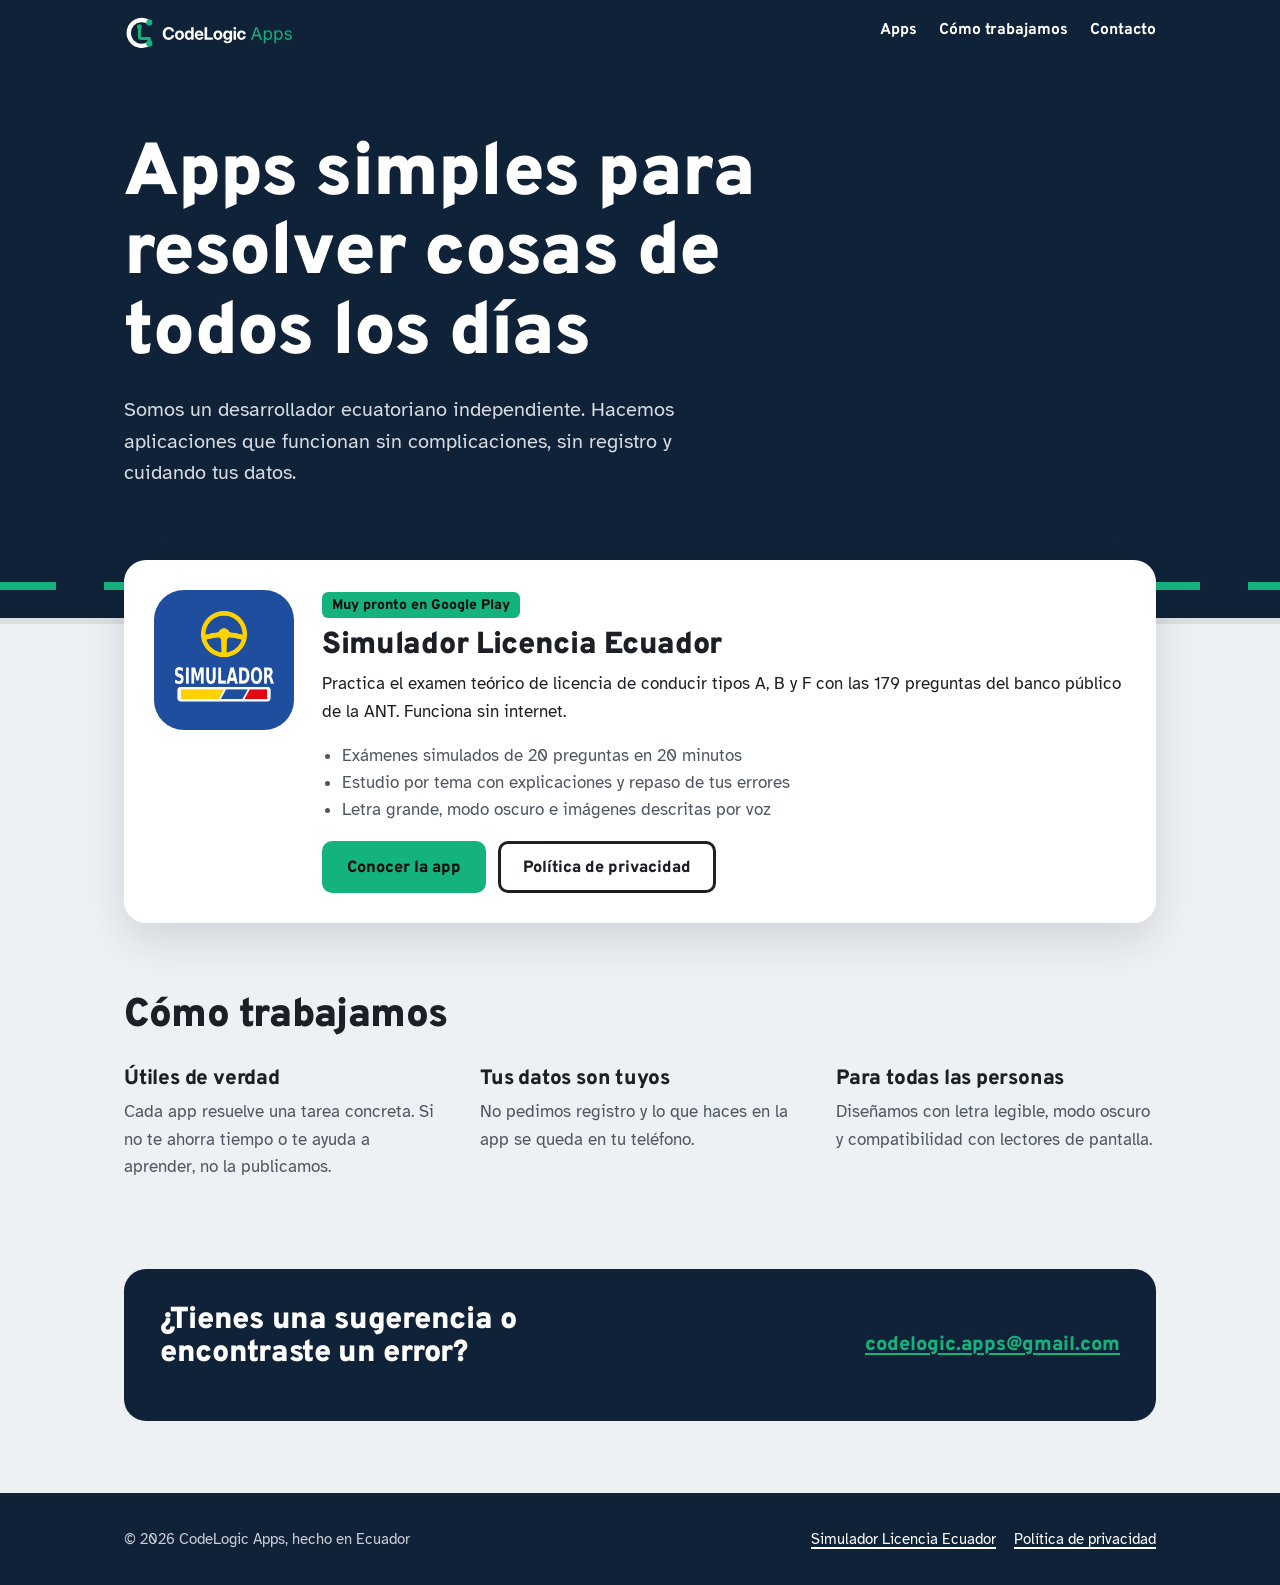
<file: index.html>
<!DOCTYPE html>
<html lang="es">
<head>
<meta charset="utf-8">
<meta name="viewport" content="width=device-width, initial-scale=1">
<title>CodeLogic Apps – Apps simples y útiles, hechas en Ecuador</title>
<meta name="description" content="CodeLogic Apps desarrolla aplicaciones móviles útiles y simples. Conoce Simulador Licencia Ecuador, para practicar el examen teórico de la ANT.">
<meta name="theme-color" content="#0F2238">
<link rel="icon" href="favicon.ico" sizes="any">
<link rel="icon" href="logo.svg" type="image/svg+xml">
<link rel="apple-touch-icon" href="icono-marca-180.png">
<link rel="stylesheet" href="estilo.css?v=3">
</head>
<body class="pagina-marca">
<a class="saltar" href="#contenido">Saltar al contenido</a>

<header class="barra">
  <div class="contenedor">
    <a class="marca" href="./" aria-current="page"><img src="logo-horizontal-blanco.svg" alt="CodeLogic Apps" width="169" height="32" style="width:auto;height:32px;max-width:none"></a>
    <nav aria-label="Secciones">
      <a href="#apps">Apps</a>
      <a href="#como-trabajamos" class="opcional">Cómo trabajamos</a>
      <a href="#contacto">Contacto</a>
    </nav>
  </div>
</header>

<main id="contenido">
  <section class="carretera">
    <div class="contenedor marca-portada">
      <h1>Apps simples para resolver cosas de todos los días</h1>
      <p>Somos un desarrollador ecuatoriano independiente. Hacemos aplicaciones que funcionan sin complicaciones, sin registro y cuidando tus datos.</p>
    </div>
  </section>

  <div class="contenedor" id="apps">
    <article class="app-destacada">
      <img src="simulador-licencia/icono.png" alt="Ícono de Simulador Licencia Ecuador" width="140" height="140">
      <div>
        <span class="estado">Muy pronto en Google Play</span>
        <h2>Simulador Licencia Ecuador</h2>
        <p>Practica el examen teórico de licencia de conducir tipos A, B y F con las 179 preguntas del banco público de la ANT. Funciona sin internet.</p>
        <ul>
          <li>Exámenes simulados de 20 preguntas en 20 minutos</li>
          <li>Estudio por tema con explicaciones y repaso de tus errores</li>
          <li>Letra grande, modo oscuro e imágenes descritas por voz</li>
        </ul>
        <div class="acciones">
          <a class="boton boton-linea" href="simulador-licencia/">Conocer la app</a>
          <a class="boton boton-borde" href="simulador-licencia/privacidad.html">Política de privacidad</a>
        </div>
      </div>
    </article>
  </div>

  <section class="seccion" id="como-trabajamos">
    <div class="contenedor">
      <h2>Cómo trabajamos</h2>
      <div class="principios">
        <div><h3>Útiles de verdad</h3><p>Cada app resuelve una tarea concreta. Si no te ahorra tiempo o te ayuda a aprender, no la publicamos.</p></div>
        <div><h3>Tus datos son tuyos</h3><p>No pedimos registro y lo que haces en la app se queda en tu teléfono.</p></div>
        <div><h3>Para todas las personas</h3><p>Diseñamos con letra legible, modo oscuro y compatibilidad con lectores de pantalla.</p></div>
      </div>
    </div>
  </section>

  <section class="seccion" id="contacto">
    <div class="contenedor">
      <div class="contacto">
        <h2>¿Tienes una sugerencia o encontraste un error?</h2>
        <a class="correo" href="mailto:codelogic.apps@gmail.com">codelogic.apps@gmail.com</a>
      </div>
    </div>
  </section>
</main>

<footer class="pie">
  <div class="contenedor">
    <span>© 2026 CodeLogic Apps, hecho en Ecuador</span>
    <nav aria-label="Enlaces del pie">
      <a href="simulador-licencia/">Simulador Licencia Ecuador</a>
      <a href="simulador-licencia/privacidad.html">Política de privacidad</a>
    </nav>
  </div>
</footer>
</body>
</html>
</file>
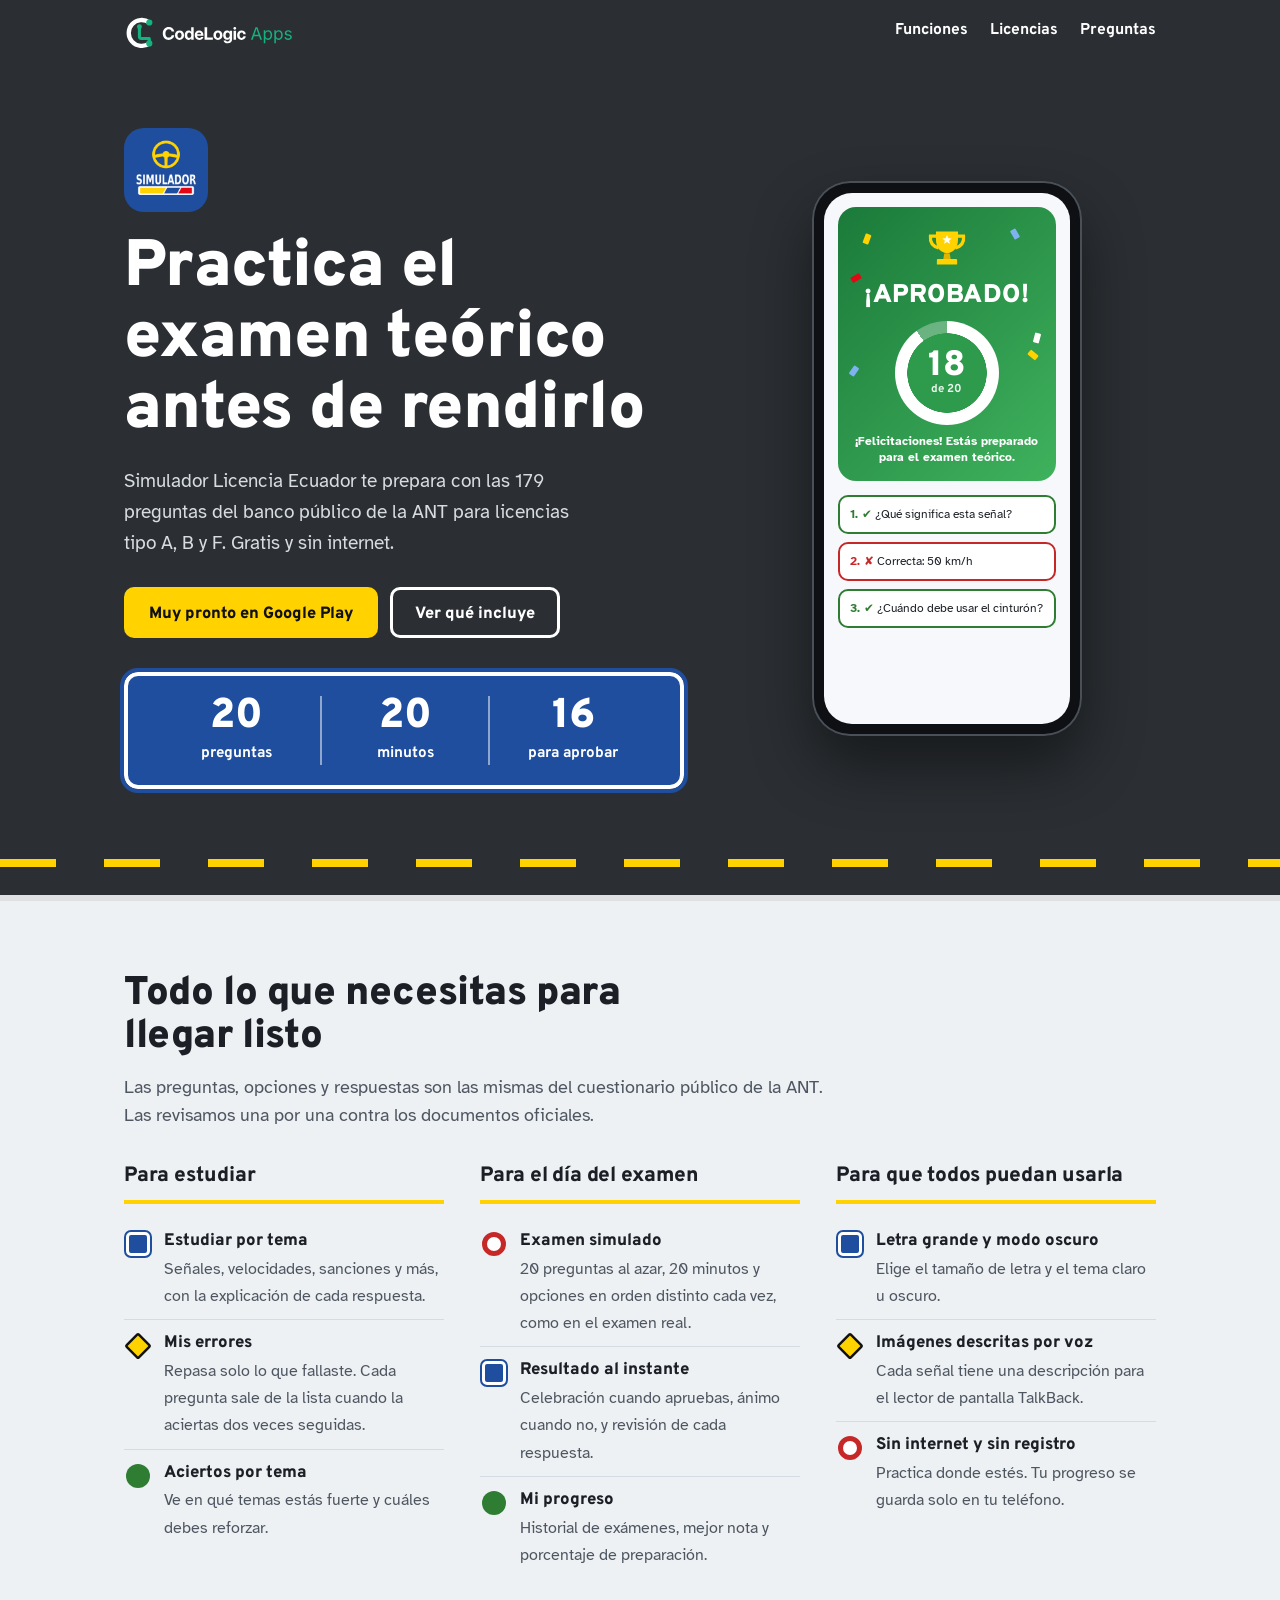
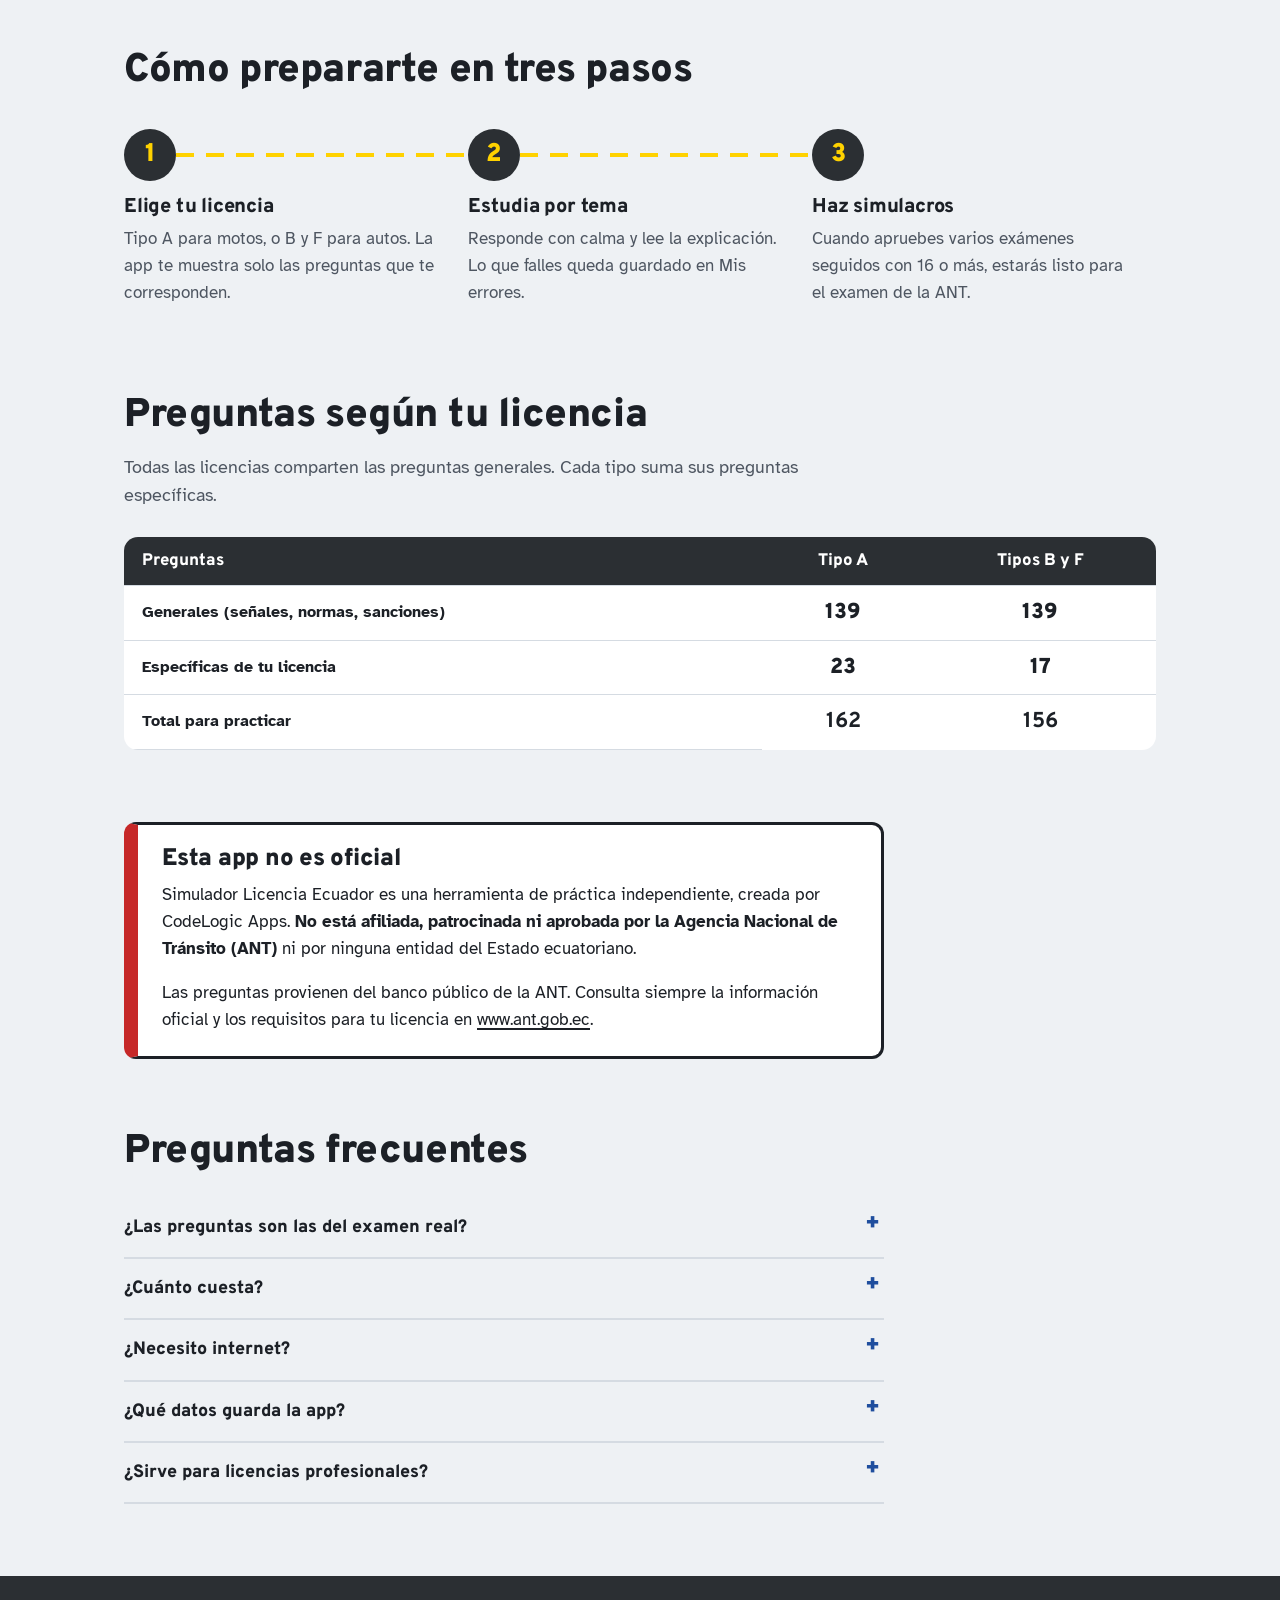
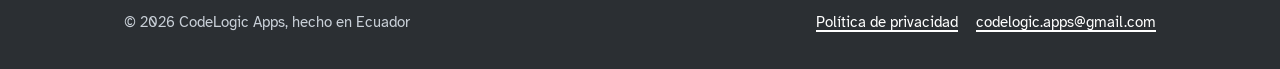
<file: simulador-licencia/index.html>
<!DOCTYPE html>
<html lang="es">
<head>
<meta charset="utf-8">
<meta name="viewport" content="width=device-width, initial-scale=1">
<title>Simulador Licencia Ecuador – Practica el examen teórico</title>
<meta name="description" content="App gratuita para practicar el examen teórico de licencia de conducir en Ecuador (tipos A, B y F) con las 179 preguntas del banco público de la ANT. Funciona sin internet. App no oficial.">
<meta name="theme-color" content="#2B2F33">
<link rel="icon" href="favicon.png">
<link rel="apple-touch-icon" href="icono-180.png">
<link rel="stylesheet" href="../estilo.css?v=3">
</head>
<body>
<a class="saltar" href="#contenido">Saltar al contenido</a>

<header class="barra">
  <div class="contenedor">
    <a class="marca" href="../"><img src="../logo-horizontal-blanco.svg" alt="CodeLogic Apps" width="169" height="32" style="width:auto;height:32px;max-width:none"></a>
    <nav aria-label="Secciones">
      <a href="#funciones">Funciones</a>
      <a href="#licencias" class="opcional">Licencias</a>
      <a href="#preguntas">Preguntas</a>
    </nav>
  </div>
</header>

<main id="contenido">
  <section class="carretera">
    <div class="contenedor portada">
      <div>
        <img src="icono.png" alt="Ícono de Simulador Licencia Ecuador" width="84" height="84" style="border-radius:20px;margin-bottom:22px">
        <h1>Practica el examen teórico antes de rendirlo</h1>
        <p class="bajada">Simulador Licencia Ecuador te prepara con las 179 preguntas del banco público de la ANT para licencias tipo A, B y F. Gratis y sin internet.</p>
        <div class="acciones">
          <span class="boton boton-linea" aria-disabled="true">Muy pronto en Google Play</span>
          <a class="boton boton-borde" href="#funciones">Ver qué incluye</a>
        </div>

        <div class="letrero" role="group" aria-label="Así es el examen simulado">
          <div><b>20</b><span>preguntas</span></div>
          <div><b>20</b><span>minutos</span></div>
          <div><b>16</b><span>para aprobar</span></div>
        </div>
      </div>

      <div class="telefono" aria-label="Ejemplo de la pantalla de resultado: examen aprobado con 18 de 20" role="img">
        <div class="pantalla">
          <div class="resultado">
            <span class="confeti" aria-hidden="true">
              <i style="left:12%;top:10%;background:#FFD200;transform:rotate(20deg)"></i>
              <i style="left:80%;top:8%;background:#7FB2F0;transform:rotate(-30deg)"></i>
              <i style="left:7%;top:24%;background:#E30613;transform:rotate(60deg)"></i>
              <i style="left:90%;top:46%;background:#fff;transform:rotate(15deg)"></i>
              <i style="left:88%;top:52%;background:#FFD200;transform:rotate(-50deg)"></i>
              <i style="left:6%;top:58%;background:#7FB2F0;transform:rotate(35deg)"></i>
            </span>
            <svg class="trofeo" viewBox="0 0 100 100" aria-hidden="true">
              <path fill="none" stroke="#FFD200" stroke-width="7" d="M28,24 L14,24 Q12,44 32,50 M72,24 L86,24 Q88,44 68,50"/>
              <path fill="#FFD200" d="M26,14 L74,14 L74,30 Q74,58 50,62 Q26,58 26,30 Z"/>
              <path fill="#E0B400" d="M44,62 L56,62 L58,74 L42,74 Z"/>
              <path fill="#FFD200" d="M30,74 L70,74 Q72,74 72,76 L72,86 L28,86 L28,76 Q28,74 30,74 Z"/>
              <path fill="#fff" d="M50,22 L53,29 L60,29.5 L54.5,34 L56.5,41 L50,37 L43.5,41 L45.5,34 L40,29.5 L47,29 Z"/>
            </svg>
            <strong>¡APROBADO!</strong>
            <div class="anillo"><div><b>18</b><small>de 20</small></div></div>
            <p>¡Felicitaciones! Estás preparado para el examen teórico.</p>
          </div>
          <div class="revision">
            <div><em>1. ✔</em> ¿Qué significa esta señal?</div>
            <div class="mal"><em>2. ✘</em> Correcta: 50 km/h</div>
            <div><em>3. ✔</em> ¿Cuándo debe usar el cinturón?</div>
          </div>
        </div>
      </div>
    </div>
  </section>

  <section class="seccion" id="funciones">
    <div class="contenedor">
      <h2>Todo lo que necesitas para llegar listo</h2>
      <p class="intro">Las preguntas, opciones y respuestas son las mismas del cuestionario público de la ANT. Las revisamos una por una contra los documentos oficiales.</p>

      <div class="grupos">
        <div class="grupo">
          <h3>Para estudiar</h3>
          <ul>
            <li><i class="ico cuadro" aria-hidden="true"></i><b>Estudiar por tema</b><span>Señales, velocidades, sanciones y más, con la explicación de cada respuesta.</span></li>
            <li><i class="ico rombo" aria-hidden="true"></i><b>Mis errores</b><span>Repasa solo lo que fallaste. Cada pregunta sale de la lista cuando la aciertas dos veces seguidas.</span></li>
            <li><i class="ico verde" aria-hidden="true"></i><b>Aciertos por tema</b><span>Ve en qué temas estás fuerte y cuáles debes reforzar.</span></li>
          </ul>
        </div>
        <div class="grupo">
          <h3>Para el día del examen</h3>
          <ul>
            <li><i class="ico circulo" aria-hidden="true"></i><b>Examen simulado</b><span>20 preguntas al azar, 20 minutos y opciones en orden distinto cada vez, como en el examen real.</span></li>
            <li><i class="ico cuadro" aria-hidden="true"></i><b>Resultado al instante</b><span>Celebración cuando apruebas, ánimo cuando no, y revisión de cada respuesta.</span></li>
            <li><i class="ico verde" aria-hidden="true"></i><b>Mi progreso</b><span>Historial de exámenes, mejor nota y porcentaje de preparación.</span></li>
          </ul>
        </div>
        <div class="grupo">
          <h3>Para que todos puedan usarla</h3>
          <ul>
            <li><i class="ico cuadro" aria-hidden="true"></i><b>Letra grande y modo oscuro</b><span>Elige el tamaño de letra y el tema claro u oscuro.</span></li>
            <li><i class="ico rombo" aria-hidden="true"></i><b>Imágenes descritas por voz</b><span>Cada señal tiene una descripción para el lector de pantalla TalkBack.</span></li>
            <li><i class="ico circulo" aria-hidden="true"></i><b>Sin internet y sin registro</b><span>Practica donde estés. Tu progreso se guarda solo en tu teléfono.</span></li>
          </ul>
        </div>
      </div>
    </div>
  </section>

  <section class="seccion">
    <div class="contenedor">
      <h2>Cómo prepararte en tres pasos</h2>
      <ol class="pasos">
        <li><h3>Elige tu licencia</h3><p>Tipo A para motos, o B y F para autos. La app te muestra solo las preguntas que te corresponden.</p></li>
        <li><h3>Estudia por tema</h3><p>Responde con calma y lee la explicación. Lo que falles queda guardado en Mis errores.</p></li>
        <li><h3>Haz simulacros</h3><p>Cuando apruebes varios exámenes seguidos con 16 o más, estarás listo para el examen de la ANT.</p></li>
      </ol>
    </div>
  </section>

  <section class="seccion" id="licencias">
    <div class="contenedor">
      <h2>Preguntas según tu licencia</h2>
      <p class="intro">Todas las licencias comparten las preguntas generales. Cada tipo suma sus preguntas específicas.</p>
      <table class="tabla">
        <thead><tr><th scope="col">Preguntas</th><th scope="col">Tipo A</th><th scope="col">Tipos B y F</th></tr></thead>
        <tbody>
          <tr><th scope="row">Generales (señales, normas, sanciones)</th><td class="cifra">139</td><td class="cifra">139</td></tr>
          <tr><th scope="row">Específicas de tu licencia</th><td class="cifra">23</td><td class="cifra">17</td></tr>
          <tr><th scope="row">Total para practicar</th><td class="cifra">162</td><td class="cifra">156</td></tr>
        </tbody>
      </table>
    </div>
  </section>

  <section class="seccion">
    <div class="contenedor">
      <div class="aviso">
        <h2>Esta app no es oficial</h2>
        <p>Simulador Licencia Ecuador es una herramienta de práctica independiente, creada por CodeLogic Apps. <strong>No está afiliada, patrocinada ni aprobada por la Agencia Nacional de Tránsito (ANT)</strong> ni por ninguna entidad del Estado ecuatoriano.</p>
        <p>Las preguntas provienen del banco público de la ANT. Consulta siempre la información oficial y los requisitos para tu licencia en <a href="https://www.ant.gob.ec" rel="noopener">www.ant.gob.ec</a>.</p>
      </div>
    </div>
  </section>

  <section class="seccion" id="preguntas">
    <div class="contenedor">
      <h2>Preguntas frecuentes</h2>
      <div class="faq">
        <details>
          <summary>¿Las preguntas son las del examen real?</summary>
          <p>Son las 179 preguntas del banco público que la ANT publica para el examen teórico. Comparamos cada pregunta, sus opciones y su respuesta correcta con los cuestionarios oficiales. El examen de la ANT puede cambiar; revisa siempre www.ant.gob.ec.</p>
        </details>
        <details>
          <summary>¿Cuánto cuesta?</summary>
          <p>Nada. La app es gratuita y se mantiene con anuncios. Nunca aparecen anuncios mientras haces un examen.</p>
        </details>
        <details>
          <summary>¿Necesito internet?</summary>
          <p>No para estudiar ni para hacer exámenes. Solo se usa internet para mostrar anuncios cuando hay conexión.</p>
        </details>
        <details>
          <summary>¿Qué datos guarda la app?</summary>
          <p>Tu historial, tus errores y tus ajustes se guardan solo en tu teléfono. No pedimos nombre, correo ni registro. Los detalles están en la <a href="privacidad.html">política de privacidad</a>.</p>
        </details>
        <details>
          <summary>¿Sirve para licencias profesionales?</summary>
          <p>Por ahora la app cubre las licencias no profesionales tipo A, B y F.</p>
        </details>
      </div>
    </div>
  </section>
</main>

<footer class="pie">
  <div class="contenedor">
    <span>© 2026 CodeLogic Apps, hecho en Ecuador</span>
    <nav aria-label="Enlaces del pie">
      <a href="privacidad.html">Política de privacidad</a>
      <a href="mailto:codelogic.apps@gmail.com">codelogic.apps@gmail.com</a>
    </nav>
  </div>
</footer>
</body>
</html>
</file>
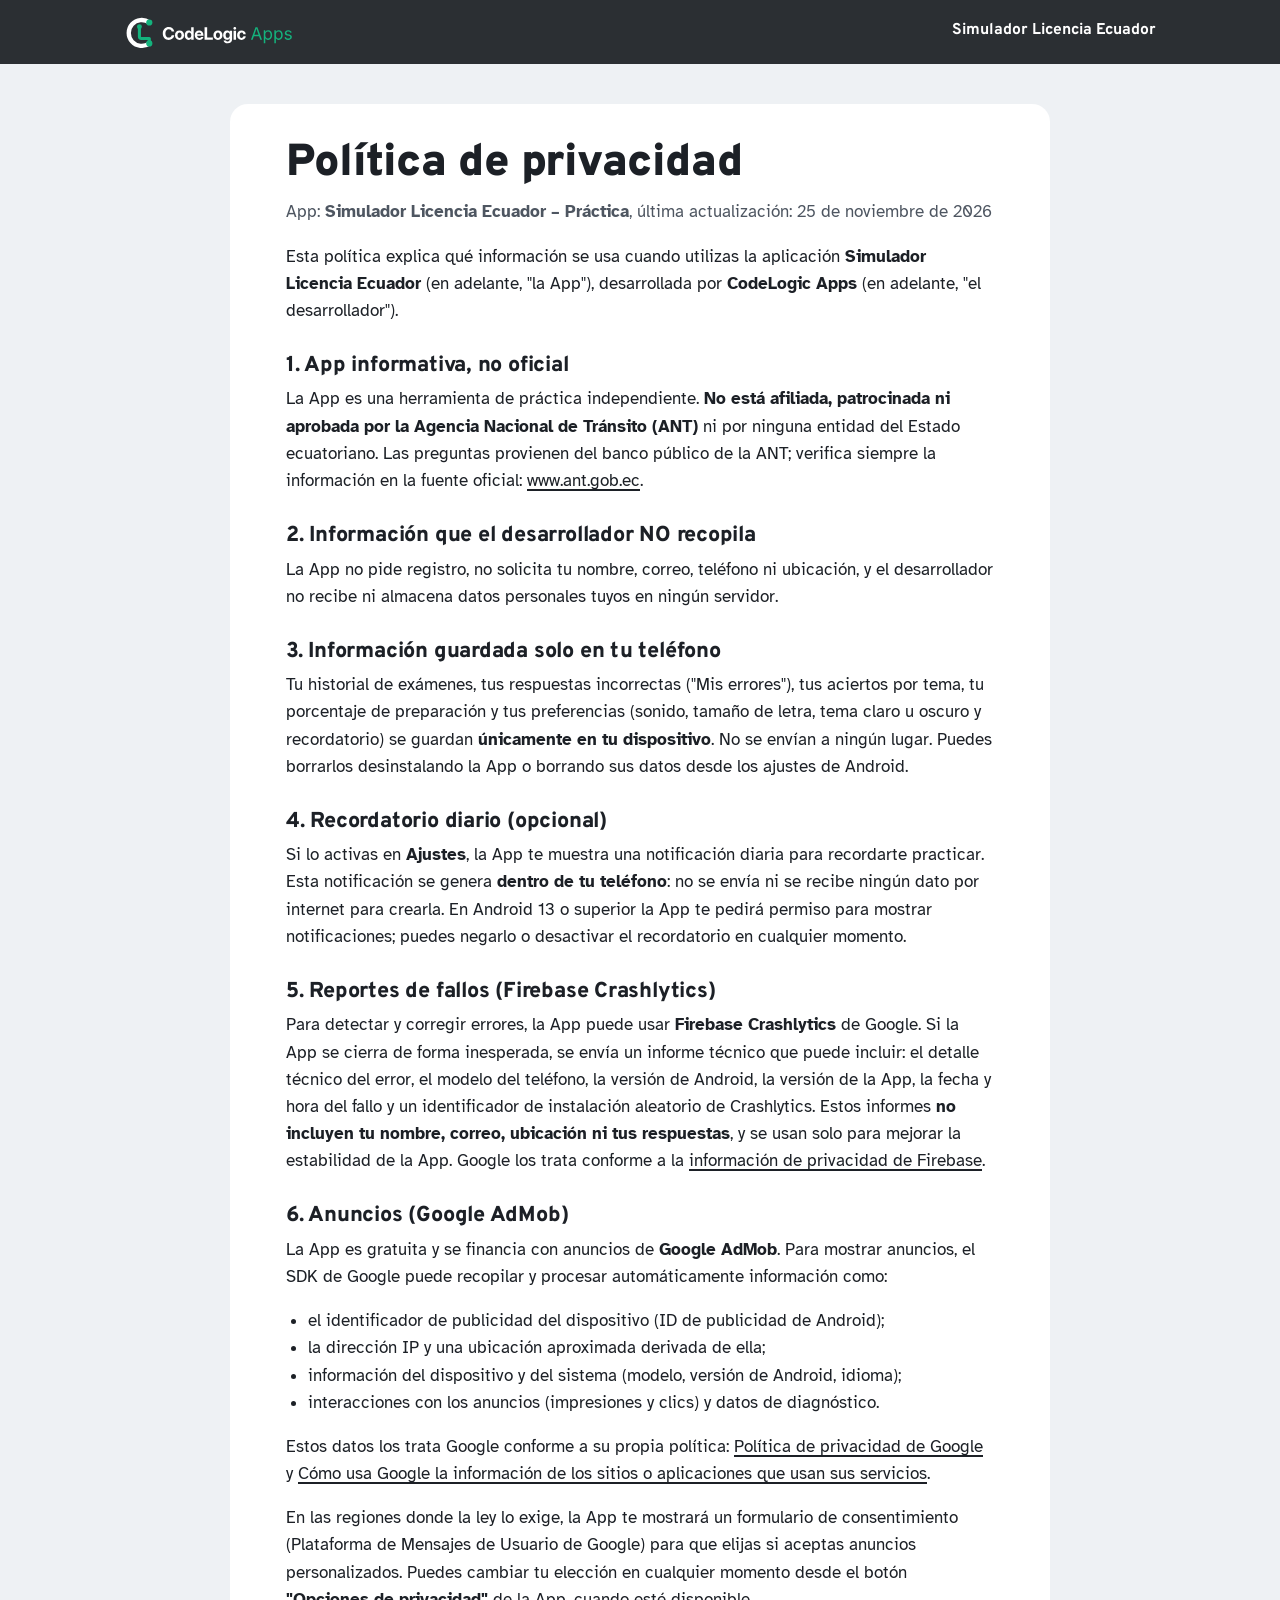
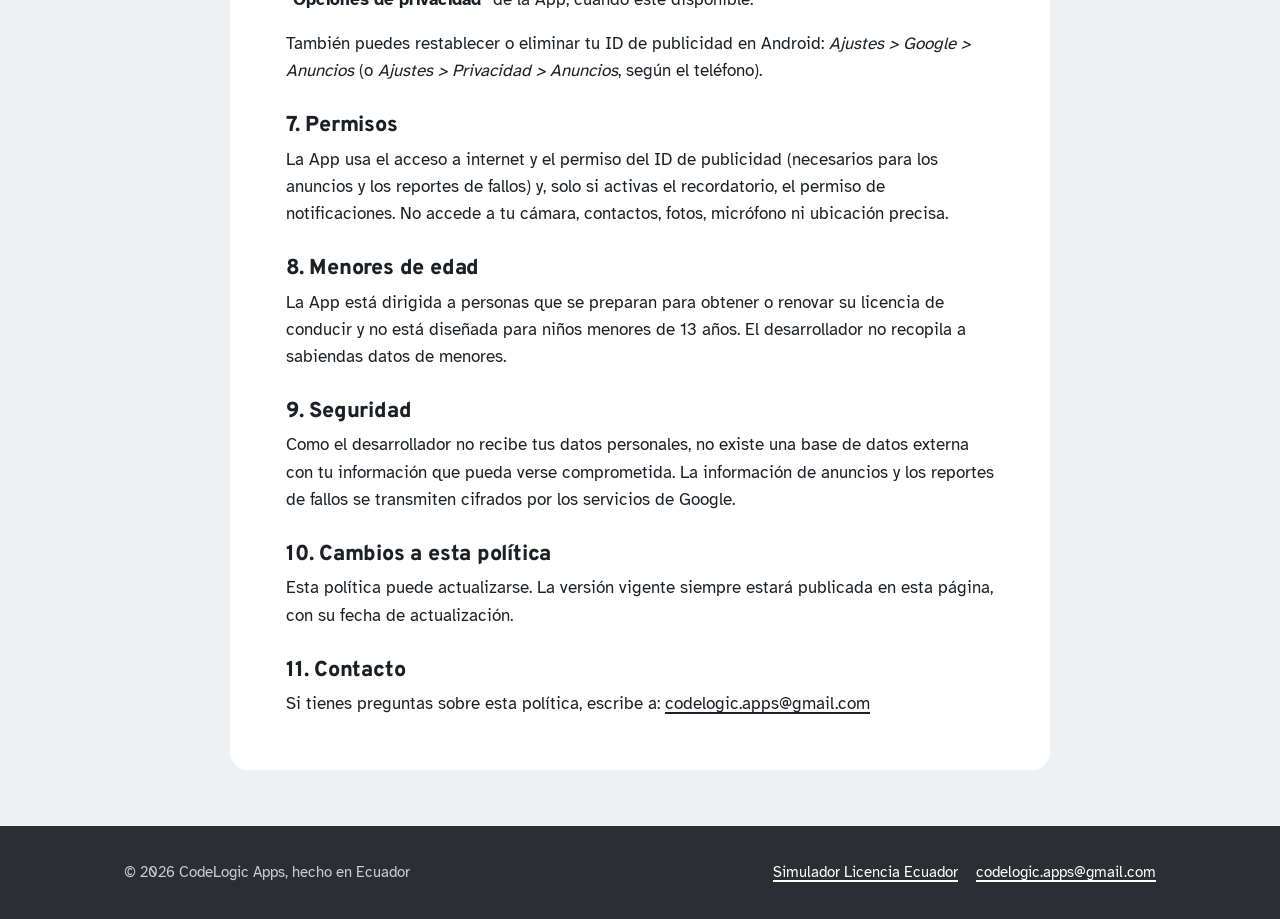
<file: simulador-licencia/privacidad.html>
<!DOCTYPE html>
<html lang="es">
<head>
<meta charset="utf-8">
<meta name="viewport" content="width=device-width, initial-scale=1">
<title>Política de privacidad – Simulador Licencia Ecuador</title>
<meta name="theme-color" content="#2B2F33">
<link rel="icon" href="favicon.png">
<link rel="stylesheet" href="../estilo.css?v=3">
</head>
<body>
<a class="saltar" href="#contenido">Saltar al contenido</a>

<header class="barra">
  <div class="contenedor">
    <a class="marca" href="../"><img src="../logo-horizontal-blanco.svg" alt="CodeLogic Apps" width="169" height="32" style="width:auto;height:32px;max-width:none"></a>
    <nav aria-label="Secciones">
      <a href="./">Simulador Licencia Ecuador</a>
    </nav>
  </div>
</header>

<main id="contenido" class="contenedor">
<article class="documento">
<h1>Política de privacidad</h1>
<p class="meta">App: <strong>Simulador Licencia Ecuador – Práctica</strong>, última actualización: 25 de noviembre de 2026</p>

<p>Esta política explica qué información se usa cuando utilizas la aplicación <strong>Simulador Licencia Ecuador</strong> (en adelante, "la App"), desarrollada por <strong>CodeLogic Apps</strong> (en adelante, "el desarrollador").</p>

<h2>1. App informativa, no oficial</h2>
<p>La App es una herramienta de práctica independiente. <strong>No está afiliada, patrocinada ni aprobada por la Agencia Nacional de Tránsito (ANT)</strong> ni por ninguna entidad del Estado ecuatoriano. Las preguntas provienen del banco público de la ANT; verifica siempre la información en la fuente oficial: <a href="https://www.ant.gob.ec">www.ant.gob.ec</a>.</p>

<h2>2. Información que el desarrollador NO recopila</h2>
<p>La App no pide registro, no solicita tu nombre, correo, teléfono ni ubicación, y el desarrollador no recibe ni almacena datos personales tuyos en ningún servidor.</p>

<h2>3. Información guardada solo en tu teléfono</h2>
<p>Tu historial de exámenes, tus respuestas incorrectas ("Mis errores"), tus aciertos por tema, tu porcentaje de preparación y tus preferencias (sonido, tamaño de letra, tema claro u oscuro y recordatorio) se guardan <strong>únicamente en tu dispositivo</strong>. No se envían a ningún lugar. Puedes borrarlos desinstalando la App o borrando sus datos desde los ajustes de Android.</p>

<h2>4. Recordatorio diario (opcional)</h2>
<p>Si lo activas en <strong>Ajustes</strong>, la App te muestra una notificación diaria para recordarte practicar. Esta notificación se genera <strong>dentro de tu teléfono</strong>: no se envía ni se recibe ningún dato por internet para crearla. En Android 13 o superior la App te pedirá permiso para mostrar notificaciones; puedes negarlo o desactivar el recordatorio en cualquier momento.</p>

<h2>5. Reportes de fallos (Firebase Crashlytics)</h2>
<p>Para detectar y corregir errores, la App puede usar <strong>Firebase Crashlytics</strong> de Google. Si la App se cierra de forma inesperada, se envía un informe técnico que puede incluir: el detalle técnico del error, el modelo del teléfono, la versión de Android, la versión de la App, la fecha y hora del fallo y un identificador de instalación aleatorio de Crashlytics. Estos informes <strong>no incluyen tu nombre, correo, ubicación ni tus respuestas</strong>, y se usan solo para mejorar la estabilidad de la App. Google los trata conforme a la <a href="https://firebase.google.com/support/privacy">información de privacidad de Firebase</a>.</p>

<h2>6. Anuncios (Google AdMob)</h2>
<p>La App es gratuita y se financia con anuncios de <strong>Google AdMob</strong>. Para mostrar anuncios, el SDK de Google puede recopilar y procesar automáticamente información como:</p>
<ul>
  <li>el identificador de publicidad del dispositivo (ID de publicidad de Android);</li>
  <li>la dirección IP y una ubicación aproximada derivada de ella;</li>
  <li>información del dispositivo y del sistema (modelo, versión de Android, idioma);</li>
  <li>interacciones con los anuncios (impresiones y clics) y datos de diagnóstico.</li>
</ul>
<p>Estos datos los trata Google conforme a su propia política: <a href="https://policies.google.com/privacy">Política de privacidad de Google</a> y <a href="https://policies.google.com/technologies/partner-sites">Cómo usa Google la información de los sitios o aplicaciones que usan sus servicios</a>.</p>
<p>En las regiones donde la ley lo exige, la App te mostrará un formulario de consentimiento (Plataforma de Mensajes de Usuario de Google) para que elijas si aceptas anuncios personalizados. Puedes cambiar tu elección en cualquier momento desde el botón <strong>"Opciones de privacidad"</strong> de la App, cuando esté disponible.</p>
<p>También puedes restablecer o eliminar tu ID de publicidad en Android: <em>Ajustes &gt; Google &gt; Anuncios</em> (o <em>Ajustes &gt; Privacidad &gt; Anuncios</em>, según el teléfono).</p>

<h2>7. Permisos</h2>
<p>La App usa el acceso a internet y el permiso del ID de publicidad (necesarios para los anuncios y los reportes de fallos) y, solo si activas el recordatorio, el permiso de notificaciones. No accede a tu cámara, contactos, fotos, micrófono ni ubicación precisa.</p>

<h2>8. Menores de edad</h2>
<p>La App está dirigida a personas que se preparan para obtener o renovar su licencia de conducir y no está diseñada para niños menores de 13 años. El desarrollador no recopila a sabiendas datos de menores.</p>

<h2>9. Seguridad</h2>
<p>Como el desarrollador no recibe tus datos personales, no existe una base de datos externa con tu información que pueda verse comprometida. La información de anuncios y los reportes de fallos se transmiten cifrados por los servicios de Google.</p>

<h2>10. Cambios a esta política</h2>
<p>Esta política puede actualizarse. La versión vigente siempre estará publicada en esta página, con su fecha de actualización.</p>

<h2>11. Contacto</h2>
<p>Si tienes preguntas sobre esta política, escribe a: <a href="mailto:codelogic.apps@gmail.com">codelogic.apps@gmail.com</a></p>
</article>
</main>

<footer class="pie">
  <div class="contenedor">
    <span>© 2026 CodeLogic Apps, hecho en Ecuador</span>
    <nav aria-label="Enlaces del pie">
      <a href="./">Simulador Licencia Ecuador</a>
      <a href="mailto:codelogic.apps@gmail.com">codelogic.apps@gmail.com</a>
    </nav>
  </div>
</footer>
</body>
</html>
</file>
<file: estilo.css>
/* CodeLogic Apps – estilo del sitio
   Tipografías: Overpass (inspirada en la rotulación de carreteras) para títulos,
   Atkinson Hyperlegible (diseñada para baja visión) para el texto. Ambas libres (OFL). */
@font-face { font-family: "Overpass"; font-weight: 400; font-display: swap; src: url("fuentes/overpass-latin-400-normal.woff2") format("woff2"); }
@font-face { font-family: "Overpass"; font-weight: 700; font-display: swap; src: url("fuentes/overpass-latin-700-normal.woff2") format("woff2"); }
@font-face { font-family: "Overpass"; font-weight: 800; font-display: swap; src: url("fuentes/overpass-latin-800-normal.woff2") format("woff2"); }
@font-face { font-family: "Overpass"; font-weight: 900; font-display: swap; src: url("fuentes/overpass-latin-900-normal.woff2") format("woff2"); }
@font-face { font-family: "Atkinson"; font-weight: 400; font-display: swap; src: url("fuentes/atkinson-hyperlegible-latin-400-normal.woff2") format("woff2"); }
@font-face { font-family: "Atkinson"; font-weight: 700; font-display: swap; src: url("fuentes/atkinson-hyperlegible-latin-700-normal.woff2") format("woff2"); }

:root {
  --asfalto: #2B2F33;
  --asfalto-2: #3A3F45;
  --linea: #FFD200;
  --senal: #1F4E9E;
  --senal-borde: #ffffff;
  --verde: #2E7D32;
  --rojo: #C62828;
  --fondo: #EEF1F4;
  --papel: #ffffff;
  --tinta: #1C2026;
  --tinta-suave: #4E5661;
  --borde: #D5DBE2;
  /* Marca CodeLogic Apps (logo A2) */
  --marca-azul: #0F2238;
  --marca-azul-2: #1A3150;
  --marca-verde: #14B37D;
  --ancho: 1080px;
  --titulo: "Overpass", "Arial Narrow", system-ui, sans-serif;
  --texto: "Atkinson", system-ui, -apple-system, "Segoe UI", Roboto, sans-serif;
}
@media (prefers-color-scheme: dark) {
  :root {
    --fondo: #16191D;
    --papel: #1F2329;
    --tinta: #E8EBF0;
    --tinta-suave: #A7AFBA;
    --borde: #343A42;
    --senal: #2A5DB4;
  }
}

* { box-sizing: border-box; }
html { -webkit-text-size-adjust: 100%; }
body { margin: 0; background: var(--fondo); color: var(--tinta); font: 400 1.0625rem/1.6 var(--texto); }
img { max-width: 100%; height: auto; display: block; }
a { color: inherit; text-decoration-thickness: 2px; text-underline-offset: 3px; }
a:hover { text-decoration-color: var(--linea); }
:focus-visible { outline: 3px solid var(--linea); outline-offset: 3px; border-radius: 4px; }
h1, h2, h3 { font-family: var(--titulo); line-height: 1.08; margin: 0; letter-spacing: -0.01em; }
p { margin: 0 0 1em; }
.contenedor { max-width: var(--ancho); margin: 0 auto; padding: 0 24px; }
.saltar { position: absolute; left: -999px; top: 8px; background: var(--linea); color: #000; padding: 8px 14px; z-index: 10; font-weight: 700; }
.saltar:focus { left: 8px; }

/* ---------- Barra superior */
.barra { background: var(--asfalto); color: #fff; }
.barra .contenedor { display: flex; align-items: center; justify-content: space-between; gap: 16px; min-height: 64px; }
.marca { display: flex; align-items: center; gap: 10px; text-decoration: none; font: 800 1.15rem/1 var(--titulo); }
.marca img { width: auto; height: 32px; display: block; }
@media (max-width: 420px) { .marca img { height: 26px; } }
.barra nav { display: flex; gap: 22px; font: 700 0.98rem/1 var(--titulo); }
.barra nav a { text-decoration: none; padding: 6px 0; border-bottom: 3px solid transparent; }
.barra nav a:hover, .barra nav a[aria-current="page"] { border-bottom-color: var(--linea); }

/* ---------- Carretera (motivo principal) */
.carretera { background: var(--asfalto); color: #fff; position: relative; overflow: hidden; }
.carretera::after { /* línea central segmentada */
  content: ""; position: absolute; left: 0; right: 0; bottom: 34px; height: 8px;
  background: repeating-linear-gradient(90deg, var(--linea) 0 56px, transparent 56px 104px);
  animation: avanzar 1.6s cubic-bezier(.2,.7,.2,1) 1 both;
}
.carretera::before { /* borde de calzada */
  content: ""; position: absolute; left: 0; right: 0; bottom: 0; height: 6px; background: #fff; opacity: .85;
}
@keyframes avanzar { from { background-position: 520px 0; opacity: 0; } to { background-position: 0 0; opacity: 1; } }
@media (prefers-reduced-motion: reduce) { .carretera::after { animation: none; } }

.portada { padding-block: 64px 112px; display: grid; grid-template-columns: 1.15fr .85fr; gap: 48px; align-items: center; }
.portada h1 { font-size: clamp(2.3rem, 5.4vw, 4.1rem); font-weight: 900; max-width: 14ch; }
.portada .bajada { font-size: 1.2rem; color: #D7DCE2; max-width: 38ch; margin: 20px 0 28px; }
.acciones { display: flex; flex-wrap: wrap; gap: 12px; align-items: center; }
.boton { display: inline-flex; align-items: center; gap: 10px; font: 800 1.02rem/1 var(--titulo); padding: 16px 22px 13px; border-radius: 10px; text-decoration: none; border: 3px solid transparent; }
.boton-linea { background: var(--linea); color: #111; }
.boton-borde { border-color: #fff; color: #fff; }
.boton[aria-disabled="true"] { cursor: default; }
.nota-boton { font-size: .9rem; color: #B8C0C9; width: 100%; margin: 4px 0 0; }

/* Letrero informativo: los datos del examen como una señal de carretera */
.letrero { background: var(--senal); color: #fff; border: 4px solid #fff; outline: 4px solid var(--senal); border-radius: 14px; padding: 20px 24px; margin-top: 34px; max-width: 560px; display: grid; grid-template-columns: repeat(3, 1fr); text-align: center; }
.letrero div + div { border-left: 2px solid rgba(255,255,255,.5); }
.letrero b { display: block; font: 900 2.6rem/1 var(--titulo); }
.letrero span { font: 700 .95rem/1.25 var(--titulo); }

/* ---------- Teléfono de muestra (hecho con HTML/CSS) */
.telefono { justify-self: center; width: 270px; aspect-ratio: 9 / 18.5; background: #0E1013; border-radius: 38px; padding: 12px; box-shadow: 0 30px 60px rgba(0,0,0,.45), inset 0 0 0 2px #4A5058; }
.pantalla { height: 100%; border-radius: 28px; overflow: hidden; background: #F6F8FC; color: #1C2026; display: flex; flex-direction: column; }
.resultado { margin: 14px; border-radius: 18px; padding: 18px 14px 16px; color: #fff; text-align: center; background: linear-gradient(135deg, #1B7A3A, #3FB25D); position: relative; overflow: hidden; }
.resultado .trofeo { width: 46px; margin: 0 auto 4px; }
.resultado strong { display: block; font: 900 1.6rem/1 var(--titulo); letter-spacing: .02em; }
.anillo { width: 104px; height: 104px; margin: 12px auto 8px; border-radius: 50%; display: grid; place-items: center;
  background: radial-gradient(closest-side, #2D9A4C 76%, transparent 77% 100%), conic-gradient(#fff 0 90%, rgba(255,255,255,.3) 90% 100%); }
.anillo b { font: 900 2.2rem/1 var(--titulo); }
.anillo small { display: block; font: 700 .72rem/1 var(--titulo); opacity: .9; }
.resultado p { font: 700 .76rem/1.35 var(--texto); margin: 0; }
.confeti i { position: absolute; width: 6px; height: 10px; border-radius: 1px; }
.revision { padding: 0 14px; font-size: .74rem; }
.revision div { background: #fff; border: 2px solid var(--verde); border-radius: 10px; padding: 8px 10px; margin-bottom: 8px; }
.revision div.mal { border-color: var(--rojo); }
.revision em { font-style: normal; font-weight: 700; color: var(--verde); }
.revision .mal em { color: var(--rojo); }

/* ---------- Secciones */
.seccion { padding: 72px 0; }
.seccion + .seccion { padding-top: 0; }
.seccion h2 { font-size: clamp(1.8rem, 3.6vw, 2.5rem); font-weight: 900; margin-bottom: 14px; max-width: 22ch; }
.seccion .intro { color: var(--tinta-suave); max-width: 60ch; font-size: 1.1rem; }

/* Funciones agrupadas por momento de uso */
.grupos { display: grid; grid-template-columns: repeat(3, 1fr); gap: 36px; margin-top: 36px; }
.grupo h3 { font-size: 1.3rem; font-weight: 800; padding-bottom: 12px; margin-bottom: 14px; border-bottom: 4px solid var(--linea); }
.grupo ul { list-style: none; margin: 0; padding: 0; }
.grupo li { padding: 10px 0 10px 40px; position: relative; border-bottom: 1px solid var(--borde); }
.grupo li:last-child { border-bottom: 0; }
.grupo li b { display: block; font-family: var(--titulo); font-weight: 800; font-size: 1.05rem; }
.grupo li span { color: var(--tinta-suave); font-size: .97rem; }
/* íconos con forma de señal: rombo (atención), círculo (regla), cuadrado (información) */
.ico { position: absolute; left: 2px; top: 14px; width: 24px; height: 24px; }
.ico.rombo { transform: rotate(45deg) scale(.82); background: var(--linea); border: 3px solid #111; border-radius: 3px; }
.ico.circulo { border-radius: 50%; border: 5px solid var(--rojo); background: #fff; }
.ico.cuadro { border-radius: 5px; background: var(--senal); border: 3px solid #fff; outline: 2px solid var(--senal); }
.ico.verde { border-radius: 50%; background: var(--verde); }

/* Pasos (sí son una secuencia) */
.pasos { list-style: none; margin: 36px 0 0; padding: 0; display: grid; grid-template-columns: repeat(3, 1fr); gap: 0; counter-reset: paso; }
.pasos li { counter-increment: paso; padding: 0 28px 0 0; position: relative; }
.pasos li::before { content: counter(paso); display: grid; place-items: center; width: 52px; height: 52px; border-radius: 50%; background: var(--asfalto); color: var(--linea); font: 900 1.6rem/1 var(--titulo); margin-bottom: 16px; position: relative; z-index: 1; }
.pasos li::after { content: ""; position: absolute; top: 24px; left: 52px; right: 0; height: 4px; background: repeating-linear-gradient(90deg, var(--linea) 0 18px, transparent 18px 30px); }
.pasos li:last-child::after { display: none; }
.pasos h3 { font-size: 1.25rem; font-weight: 800; margin-bottom: 6px; }
.pasos p { color: var(--tinta-suave); }

/* Comparación de licencias */
.tabla { width: 100%; border-collapse: collapse; margin-top: 28px; background: var(--papel); border-radius: 14px; overflow: hidden; font-size: 1rem; }
.tabla th, .tabla td { padding: 14px 18px; text-align: left; border-bottom: 1px solid var(--borde); }
.tabla thead th { background: var(--asfalto); color: #fff; font: 800 1.05rem/1.2 var(--titulo); }
.tabla td:not(:first-child), .tabla thead th:not(:first-child) { text-align: center; }
.tabla tbody tr:last-child td { border-bottom: 0; font-weight: 700; }
.tabla .cifra { font: 900 1.35rem/1 var(--titulo); }

/* Aviso de app no oficial */
.aviso { background: var(--papel); border: 3px solid var(--tinta); border-left: 14px solid var(--rojo); border-radius: 12px; padding: 22px 24px; max-width: 760px; }
.aviso h2 { font-size: 1.5rem; margin-bottom: 8px; }
.aviso p:last-child { margin-bottom: 0; }

/* Preguntas frecuentes */
.faq { max-width: 760px; margin-top: 24px; }
.faq details { border-bottom: 2px solid var(--borde); }
.faq summary { cursor: pointer; padding: 18px 36px 18px 0; font: 800 1.12rem/1.3 var(--titulo); list-style: none; position: relative; }
.faq summary::-webkit-details-marker { display: none; }
.faq summary::after { content: "+"; position: absolute; right: 4px; top: 14px; font: 900 1.5rem/1 var(--titulo); color: var(--senal); }
.faq details[open] summary::after { content: "–"; }
.faq details p { color: var(--tinta-suave); padding-right: 24px; }

/* ---------- Inicio de la marca */
.marca-portada { padding-block: 72px 116px; }
.marca-portada h1 { font-size: clamp(2.4rem, 6vw, 4.6rem); font-weight: 900; max-width: 16ch; }
.marca-portada p { font-size: 1.22rem; color: #D7DCE2; max-width: 46ch; margin-top: 20px; }
.app-destacada { display: grid; grid-template-columns: 140px 1fr; gap: 28px; align-items: start; background: var(--papel); border-radius: 22px; padding: 30px; margin-top: -64px; position: relative; box-shadow: 0 18px 40px rgba(20,25,35,.12); }
.app-destacada img { border-radius: 30px; }
.app-destacada h2 { font-size: 1.9rem; font-weight: 900; margin-bottom: 8px; }
.app-destacada .estado { display: inline-block; background: var(--linea); color: #111; font: 800 .88rem/1 var(--titulo); padding: 7px 10px 5px; border-radius: 6px; margin-bottom: 12px; }
.app-destacada ul { margin: 0 0 18px; padding-left: 20px; color: var(--tinta-suave); }
.app-destacada .acciones .boton-borde { border-color: var(--tinta); color: var(--tinta); }
.principios { display: grid; grid-template-columns: repeat(3, 1fr); gap: 36px; margin-top: 30px; }
.principios h3 { font-size: 1.3rem; font-weight: 800; margin-bottom: 8px; }
.principios p { color: var(--tinta-suave); }
.contacto { background: var(--asfalto); color: #fff; border-radius: 22px; padding: 36px; display: flex; flex-wrap: wrap; justify-content: space-between; align-items: center; gap: 18px; }
.contacto h2 { font-size: 1.9rem; font-weight: 900; }
.contacto a.correo { font: 800 1.25rem/1 var(--titulo); color: var(--linea); }

/* ---------- Documentos (política) */
.documento { background: var(--papel); border-radius: 18px; padding: 36px clamp(20px, 5vw, 56px); margin: 40px auto 56px; max-width: 820px; }
.documento h1 { font-size: clamp(2rem, 4.5vw, 2.8rem); font-weight: 900; margin-bottom: 10px; }
.documento h2 { font-size: 1.35rem; font-weight: 800; margin: 30px 0 8px; }
.documento .meta { color: var(--tinta-suave); }
.documento ul { padding-left: 22px; }

/* ---------- Pie */
.pie { background: var(--asfalto); color: #C9D0D8; padding: 34px 0; font-size: .95rem; }
.pie .contenedor { display: flex; flex-wrap: wrap; justify-content: space-between; gap: 14px; }
.pie nav { display: flex; flex-wrap: wrap; gap: 18px; }
.pie a { color: #fff; }

/* ---------- Responsivo */
@media (max-width: 880px) {
  .portada { grid-template-columns: 1fr; padding-block-end: 96px; }
  .telefono { width: 240px; }
  .grupos, .pasos, .principios { grid-template-columns: 1fr; }
  .pasos { gap: 26px; }
  .pasos li::after { display: none; }
  .app-destacada { grid-template-columns: 1fr; }
  .app-destacada img { width: 112px; }
}
@media (max-width: 560px) {
  .barra nav { gap: 14px; font-size: .9rem; }
  .barra nav .opcional { display: none; }
  .letrero { padding: 14px 10px; }
  .letrero b { font-size: 2rem; }
  .tabla th, .tabla td { padding: 12px 10px; }
}

/* ---------- Página de la marca: usa los colores del logo */
.pagina-marca { --asfalto: var(--marca-azul); --asfalto-2: var(--marca-azul-2); --linea: var(--marca-verde); }
</file>
